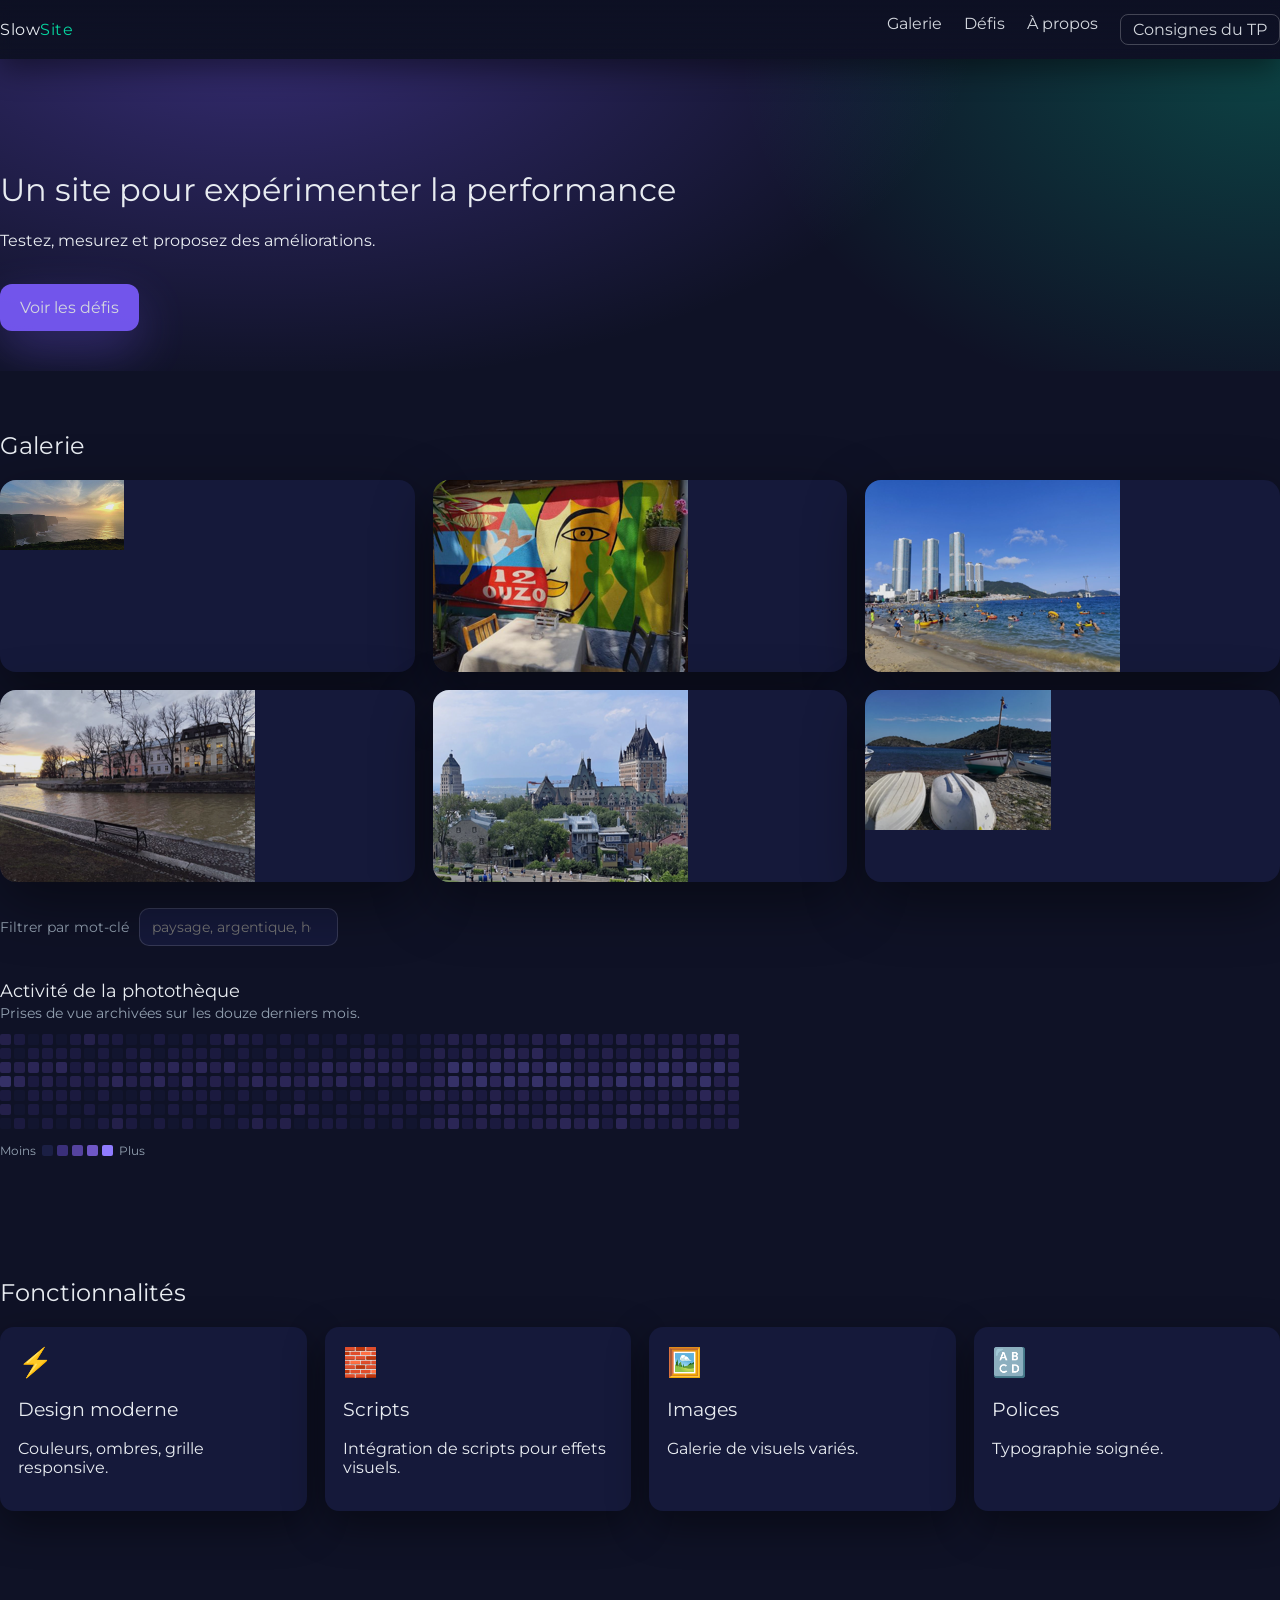
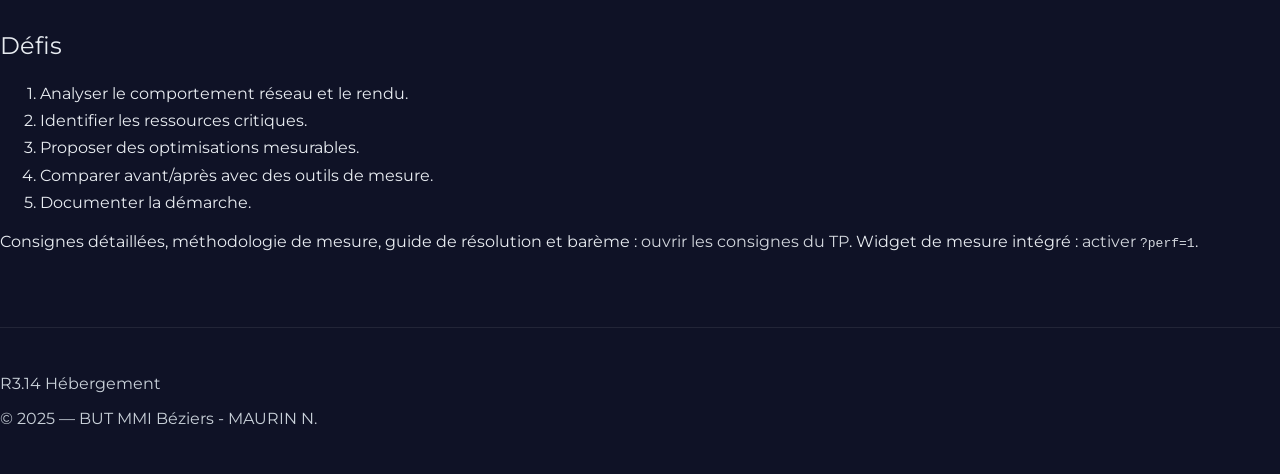
<file: index.html>
<!DOCTYPE html>
<html lang="fr">
  <head>
    <meta charset="utf-8" />
    <meta name="viewport" content="width=device-width, initial-scale=1" />
    <title>Site non optimisé...</title>

    <link rel="icon" type="image/png" href="img/favicon.png" />
    <link rel="preload" as="font" type="font/woff2" href="./fonts/Montserrat-Regular.woff2" crossorigin />
    <link rel="preload" as="image" href="img/img6.webp?v=2" fetchpriority="high"/>

    <link rel="stylesheet" href="css/styles.css" />

    <script src="js/app.js" defer></script>

    <!-- ===== Infrastructure du TP : hors exercice =====================
         Le bouton « Consignes » et sa fenêtre ne font pas partie du site à
         optimiser. Inutile de les analyser, les optimiser ou les supprimer.
         Volontairement en ligne : aucune requête supplémentaire, et rien ne
         casse quand vous réécrivez css/styles.css ou js/app.js.
         ================================================================ -->
    <style>
      .tp-link{border:1px solid rgba(255,255,255,.25);border-radius:8px;padding:5px 12px}
      .tp-link:hover{background:rgba(255,255,255,.08)}
      /* Cette entrée de menu supplémentaire fait déborder la barre sur petit
         écran : on autorise le retour à la ligne. */
      @media (max-width:100%){
        .menu{flex-wrap:wrap;justify-content:flex-end;gap:8px 14px}
      }
      #tp-modal{width:min(1000px,94vw);height:min(86vh,900px);padding:0;border:0;
        border-radius:14px;background:#0f1226;color:#E8ECF1;overflow:hidden}
      #tp-modal::backdrop{background:rgba(4,6,18,.72)}
      .tp-modal-bar{display:flex;align-items:center;justify-content:space-between;
        gap:12px;padding:10px 14px;border-bottom:1px solid rgba(255,255,255,.12);}
      .tp-modal-bar button{background:transparent;color:#E8ECF1;cursor:pointer;
        border:1px solid rgba(255,255,255,.25);border-radius:8px;padding:5px 11px;font:inherit}
      .tp-modal-bar button:hover{background:rgba(255,255,255,.1)}
      #tp-modal iframe{display:block;width:100%;height:calc(100% - 45px);border:0}
    </style>
  </head>
  <body>
    <div class="topbar">
      <div class="container nav">
        <div class="logo">Slow<span>Site</span></div>
        <div class="menu">
          <a href="#galerie">Galerie</a>
          <a href="#defis">Défis</a>
          <a href="#apropos">À propos</a>
          <a class="tp-link js-consignes" href="consignes.html">Consignes du TP</a>
        </div>
      </div>
    </div>

    <div class="hero">
      <div class="container hero-inner">
        <div class="hero-text">
          <h1>Un site pour expérimenter la performance</h1>
          <p>Testez, mesurez et proposez des améliorations.</p>
          <a class="cta" href="#defis">Voir les défis</a>
        </div>
      </div>
    </div>

    <div id="galerie" class="section gallery">
      <div class="container">
        <h2>Galerie</h2>
        <div class="grid">
          <div class="card" data-mots="paysage montagne aube brume grand angle">
            <a href="img1.html"><img src="img/img1.webp" alt="Image 1" width="124" height="70" /></a>
          </div>
          <div class="card" data-mots="architecture ville façade contraste élevé">
            <a href="img2.html"><img src="img/img2.webp" alt="Image 2" width="255" height="192" /></a>
          </div>
          <div class="card" data-mots="portrait studio clair-obscur noir profond">
            <a href="img3.html"><img src="img/img3.webp" alt="Image 3" width="255" height="192" /></a>
          </div>
          <div class="card" data-mots="littoral falaise heure dorée pose longue">
            <a href="img4.html"><img src="img/img4.webp" alt="Image 4" width="255" height="192" /></a>
          </div>
          <div class="card" data-mots="photo de rue ruelle silhouette monochrome">
            <a href="img5.html"><img src="img/img5.webp" alt="Image 5" width="255" height="192" /></a>
          </div>
          <div class="card" data-mots="forêt sentier lumière rasante macro">
            <a href="img6.html"><img src="img/img6.webp" alt="Image 6" width="186" height="140" /></a>
          </div>
        </div>
        <div class="gallery-filter">
          <label for="q">Filtrer par mot-clé</label>
          <input id="q" type="search" list="motscles" autocomplete="off"
                 placeholder="paysage, argentique, heure dorée…" />
          <datalist id="motscles"></datalist>
          <p id="filter-info" class="filter-info"></p>
        </div>

        <div class="activity">
          <h3 class="activity-title">Activité de la photothèque</h3>
          <p class="activity-sub">Prises de vue archivées sur les douze derniers mois.</p>
          <div class="activity-scroll">
            <div id="calendrier" class="calendar"></div>
          </div>
          <p class="activity-legend">
            <span>Moins</span>
            <i class="lvl lvl-0"></i><i class="lvl lvl-1"></i><i class="lvl lvl-2"></i><i class="lvl lvl-3"></i><i class="lvl lvl-4"></i>
            <span>Plus</span>
          </p>
        </div>
      </div>
    </div>

    <div id="apropos" class="section features">
      <div class="container">
        <h2>Fonctionnalités</h2>
        <div class="features-grid">
          <div class="feature">
            <div class="icon">⚡</div>
            <h3>Design moderne</h3>
            <p>Couleurs, ombres, grille responsive.</p>
          </div>
          <div class="feature">
            <div class="icon">🧱</div>
            <h3>Scripts</h3>
            <p>Intégration de scripts pour effets visuels.</p>
          </div>
          <div class="feature">
            <div class="icon">🖼️</div>
            <h3>Images</h3>
            <p>Galerie de visuels variés.</p>
          </div>
          <div class="feature">
            <div class="icon">🔠</div>
            <h3>Polices</h3>
            <p>Typographie soignée.</p>
          </div>
        </div>
      </div>
    </div>

    <div id="defis" class="section challenges">
      <div class="container">
        <h2>Défis</h2>
        <ol>
          <li>Analyser le comportement réseau et le rendu.</li>
          <li>Identifier les ressources critiques.</li>
          <li>Proposer des optimisations mesurables.</li>
          <li>Comparer avant/après avec des outils de mesure.</li>
          <li>Documenter la démarche.</li>
        </ol>
        <p>
          Consignes détaillées, méthodologie de mesure, guide de résolution et
          barème : <a class="js-consignes" href="consignes.html">ouvrir les
          consignes du TP</a>. Widget de mesure intégré :
          <a href="?perf=1">activer <code>?perf=1</code></a>.
        </p>
      </div>
    </div>

    <div class="footer">
      <div class="container">
        <p>R3.14 Hébergement</p>
        <p>© 2025 — BUT MMI Béziers - MAURIN N.</p>
      </div>
    </div>

    <!-- ===== Infrastructure du TP : hors exercice ===================== -->
    <dialog id="tp-modal" aria-labelledby="tp-modal-titre">
      <div class="tp-modal-bar">
        <span id="tp-modal-titre">Consignes du TP</span>
        <span>
          <a class="tp-link" href="consignes.html" target="_blank" rel="noopener">Ouvrir dans un onglet</a>
          <button type="button" data-tp-close>Fermer</button>
        </span>
      </div>
      <iframe title="Consignes du TP" data-src="consignes.html"></iframe>
    </dialog>

    <script>
      /* Ouvre les consignes en fenêtre modale. Sans JavaScript, ou si
         <dialog> n'est pas supporté, les liens naviguent normalement vers
         consignes.html : le contenu reste accessible dans tous les cas.
         L'iframe n'est chargée qu'à la première ouverture, pour ne rien
         ajouter au chargement de la page mesurée. */
      (function () {
        var modal = document.getElementById('tp-modal');
        var liens = document.querySelectorAll('.js-consignes');
        if (!modal || !liens.length || typeof modal.showModal !== 'function') return;

        var frame = modal.querySelector('iframe');
        for (var i = 0; i < liens.length; i++) {
          liens[i].addEventListener('click', function (e) {
            e.preventDefault();
            if (!frame.getAttribute('src')) {
              frame.setAttribute('src', frame.dataset.src);
            }
            modal.showModal();
          });
        }
        modal.querySelector('[data-tp-close]').addEventListener('click', function () {
          modal.close();
        });
        // Échap ne remonte pas d'une iframe vers le <dialog> parent : on
        // écoute donc aussi dans le document embarqué (même origine).
        frame.addEventListener('load', function () {
          try {
            frame.contentDocument.addEventListener('keydown', function (e) {
              if (e.key === 'Escape') modal.close();
            });
          } catch (err) { /* origine différente : la touche Échap n'agira pas */ }
        });
        // Clic sur le fond sombre : la cible est alors le <dialog> lui-même.
        modal.addEventListener('click', function (e) {
          if (e.target === modal) modal.close();
        });
      })();
      /* ================================================================ */

      if (new URLSearchParams(location.search).has('perf')) {
        var s = document.createElement('script');
        s.src = 'js/metrics.js';
        s.defer = true;
        document.head.appendChild(s);
      }
    </script>
  </body>
</html>
</file>
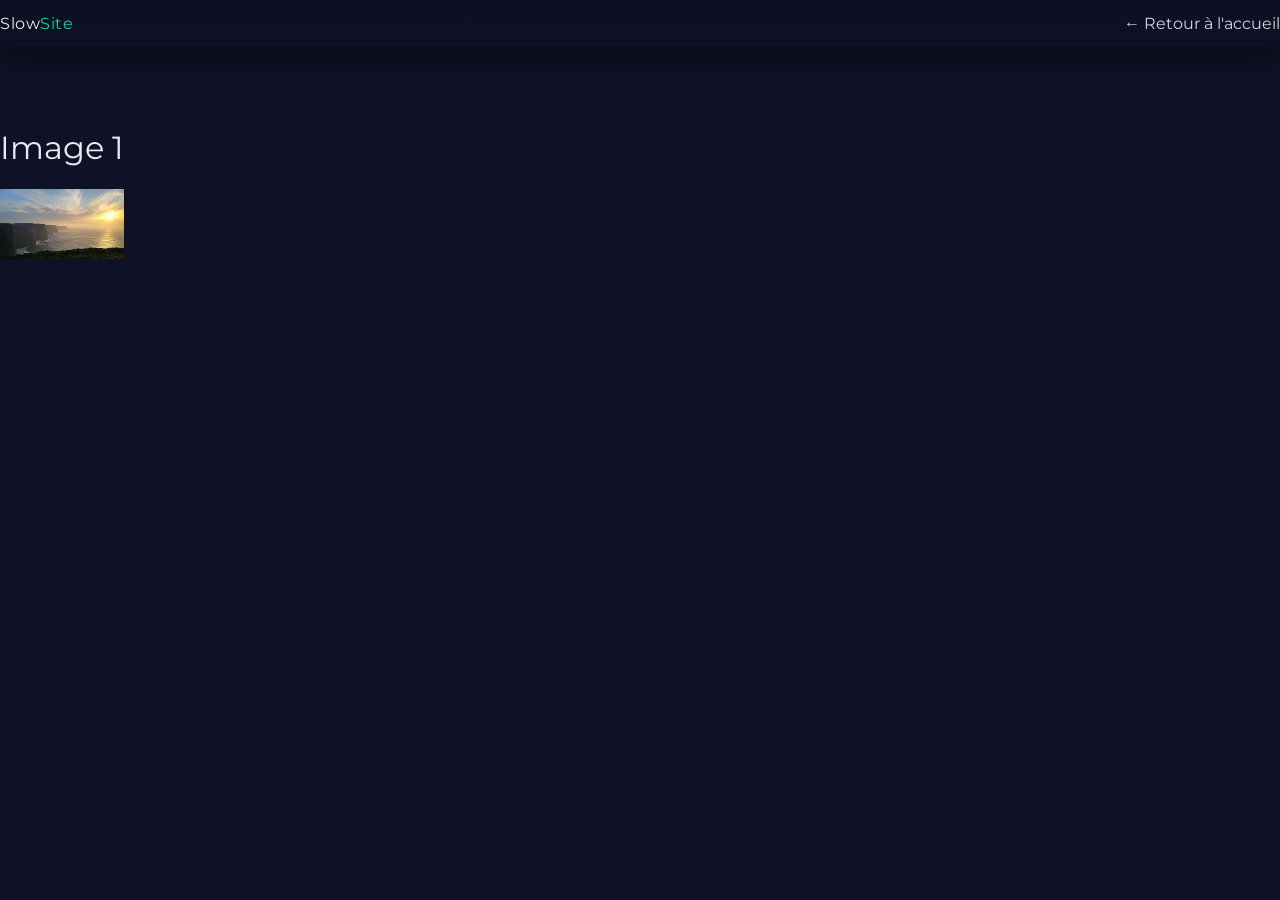
<file: img1.html>
<!DOCTYPE html>
<html lang="fr">
<head>
  <meta charset="utf-8" />
  <meta name="viewport" content="width=device-width, initial-scale=1" />
  <title>Image 1</title>
  <link rel="icon" type="image/png" href="img/favicon.png">
  <link rel="stylesheet" href="css/styles.css">
</head>
<body>
  <div class="topbar"><div class="container nav"><div class="logo">Slow<span>Site</span></div><div class="menu"><a href="index.html">← Retour à l'accueil</a></div></div></div>
  <div class="section image-page"><div class="container">
    <h1>Image 1</h1>
    <div class="image-wrapper"><img src="img/img1.webp" alt="Image 1" width="124" height="70" fetchpriority="high"></div>
  </div></div>
  <script>
    if (new URLSearchParams(location.search).has('perf')) {
      var s = document.createElement('script');
      s.src = 'js/metrics.js'; s.defer = true; document.head.appendChild(s);
    }
  </script>
</body>
</html>
</file>
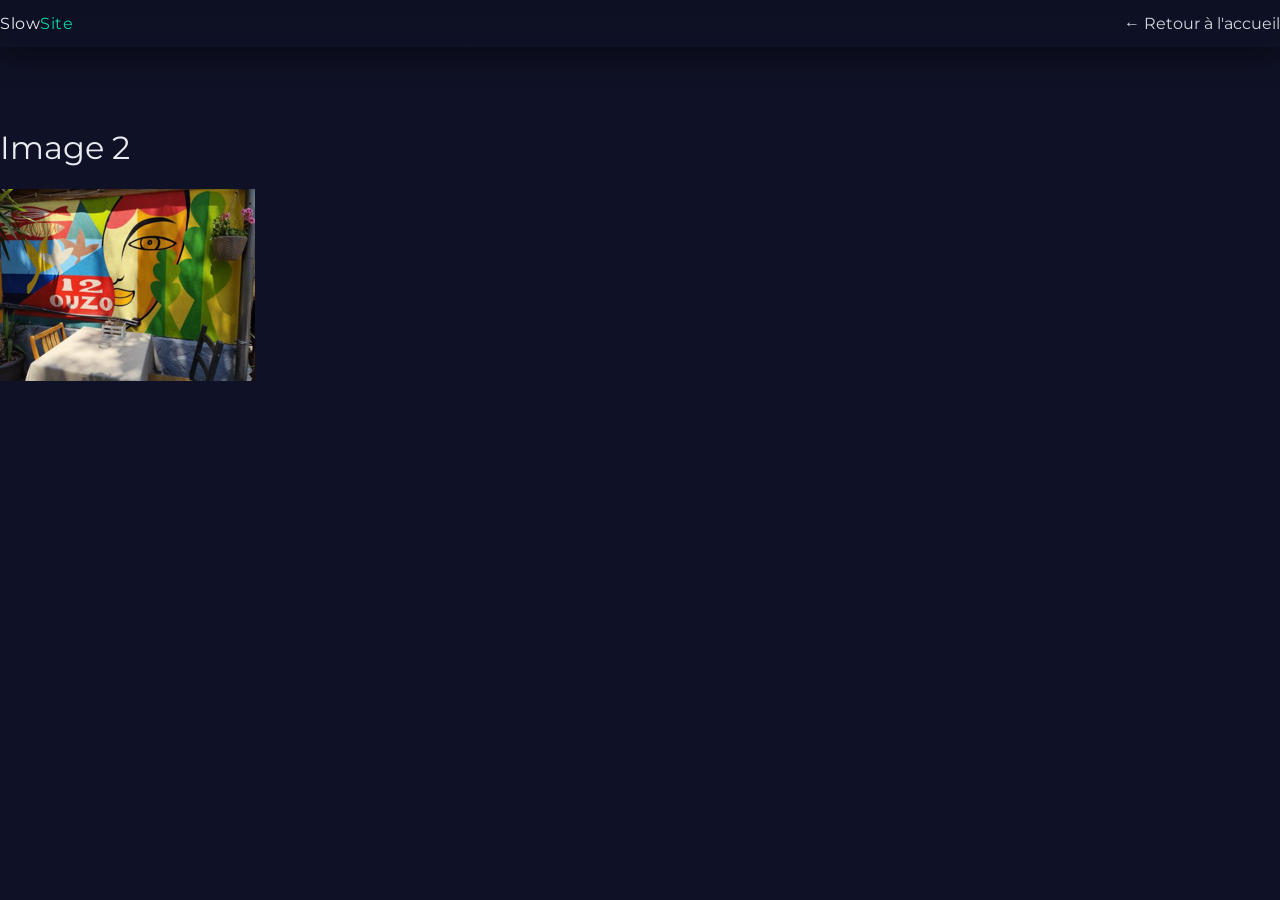
<file: img2.html>
<!DOCTYPE html>
<html lang="fr">
<head>
  <meta charset="utf-8" />
  <meta name="viewport" content="width=device-width, initial-scale=1" />
  <title>Image 2</title>
  <link rel="icon" type="image/png" href="img/favicon.png">
  <link rel="stylesheet" href="css/styles.css">
</head>
<body>
  <div class="topbar"><div class="container nav"><div class="logo">Slow<span>Site</span></div><div class="menu"><a href="index.html">← Retour à l'accueil</a></div></div></div>
  <div class="section image-page"><div class="container">
    <h1>Image 2</h1>
    <div class="image-wrapper"><img src="img/img2.webp" alt="Image 2" width="255" height="192" fetchpriority="high"></div>
  </div></div>
  <script>
    if (new URLSearchParams(location.search).has('perf')) {
      var s = document.createElement('script');
      s.src = 'js/metrics.js'; s.defer = true; document.head.appendChild(s);
    }
  </script>
</body>
</html>
</file>
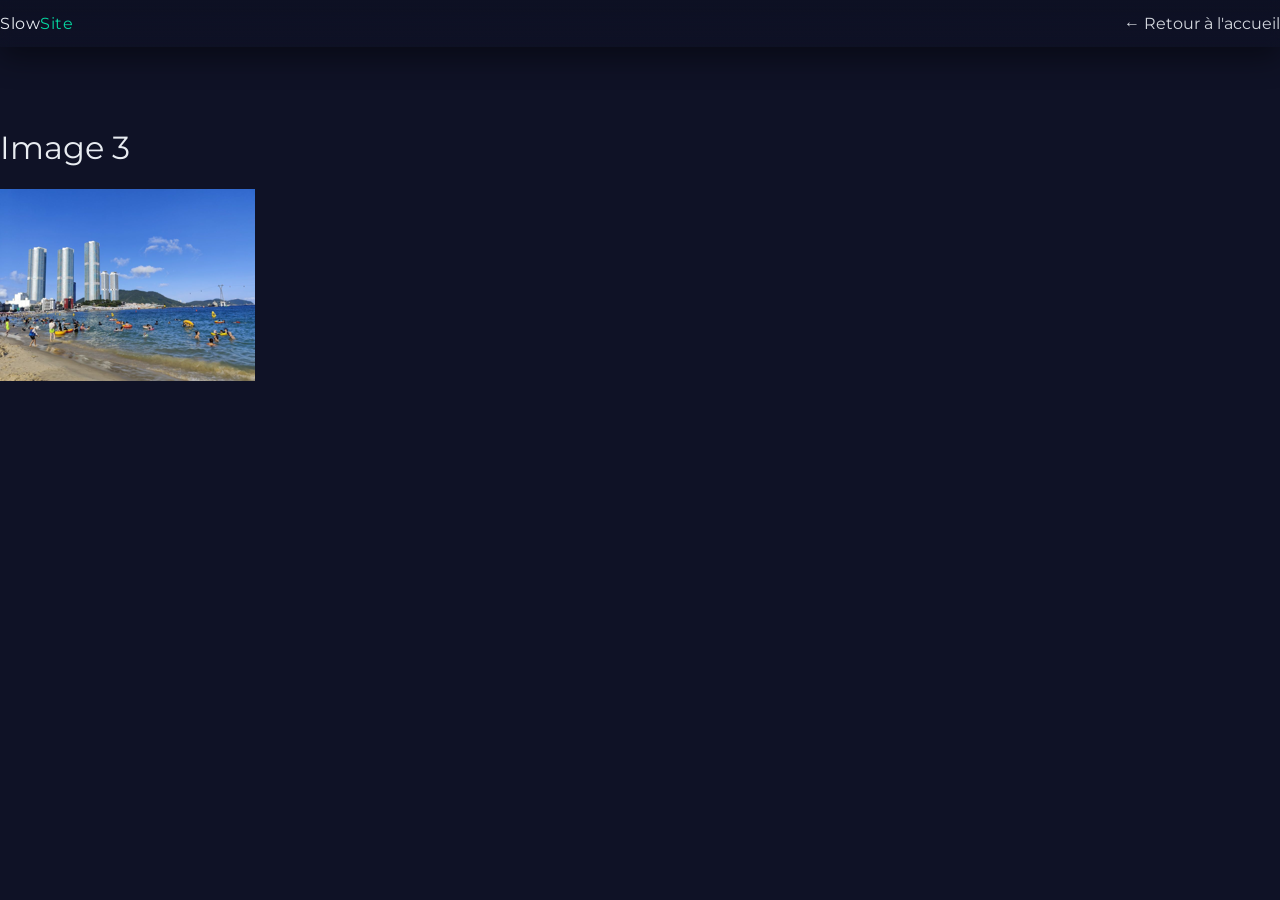
<file: img3.html>
<!DOCTYPE html>
<html lang="fr">
<head>
  <meta charset="utf-8" />
  <meta name="viewport" content="width=device-width, initial-scale=1" />
  <title>Image 3</title>
  <link rel="icon" type="image/png" href="img/favicon.png">
  <link rel="stylesheet" href="css/styles.css">
</head>
<body>
  <div class="topbar"><div class="container nav"><div class="logo">Slow<span>Site</span></div><div class="menu"><a href="index.html">← Retour à l'accueil</a></div></div></div>
  <div class="section image-page"><div class="container">
    <h1>Image 3</h1>
    <div class="image-wrapper"><img src="img/img3.webp" alt="Image 3" widthd="255" height="192" fetchpriority="high"></div>
  </div></div>
  <script>
    if (new URLSearchParams(location.search).has('perf')) {
      var s = document.createElement('script');
      s.src = 'js/metrics.js'; s.defer = true; document.head.appendChild(s);
    }
  </script>
</body>
</html>
</file>
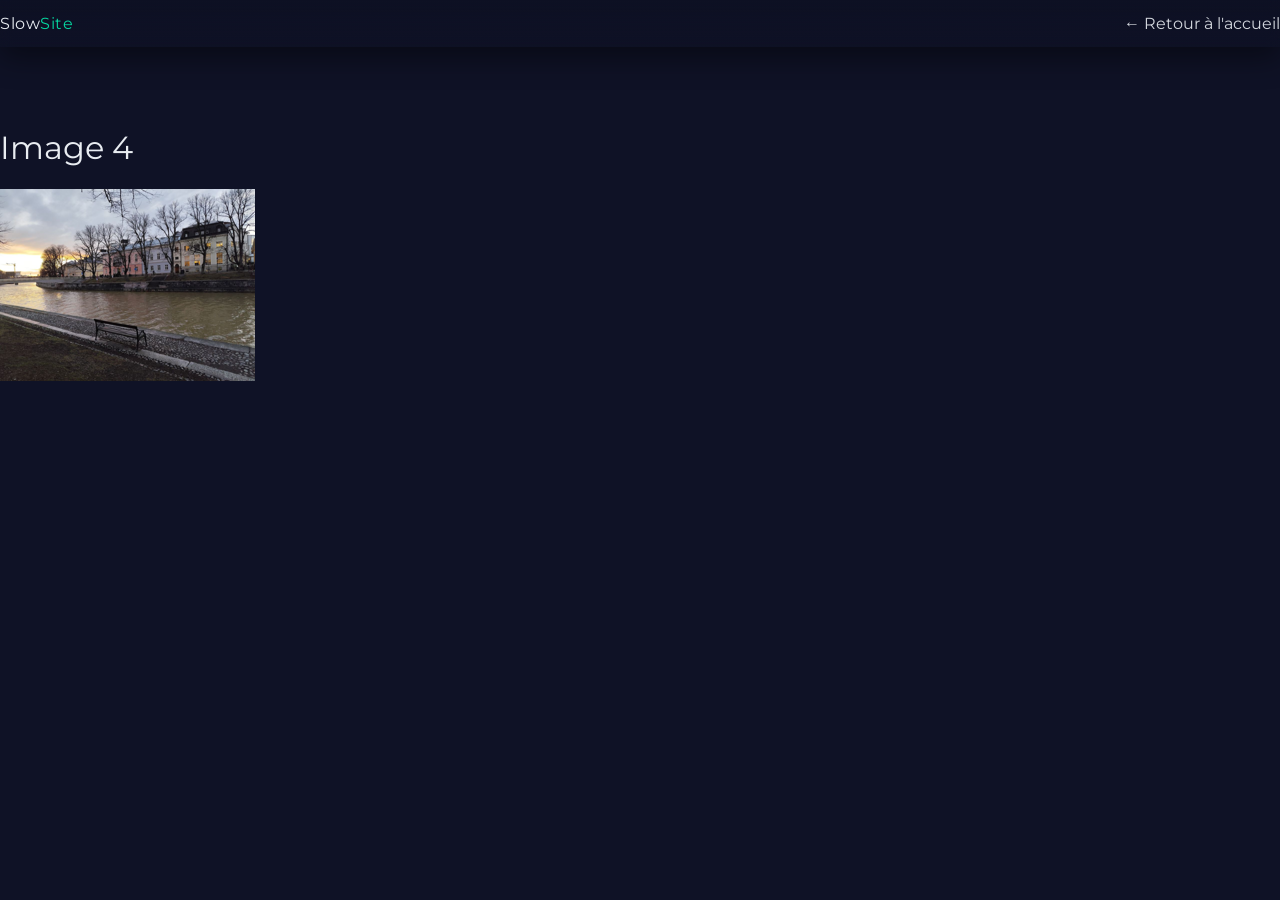
<file: img4.html>
<!DOCTYPE html>
<html lang="fr">
<head>
  <meta charset="utf-8" />
  <meta name="viewport" content="width=device-width, initial-scale=1" />
  <title>Image 4</title>
  <link rel="icon" type="image/png" href="img/favicon.png">
  <link rel="stylesheet" href="css/styles.css">
</head>
<body>
  <div class="topbar"><div class="container nav"><div class="logo">Slow<span>Site</span></div><div class="menu"><a href="index.html">← Retour à l'accueil</a></div></div></div>
  <div class="section image-page"><div class="container">
    <h1>Image 4</h1>
    <div class="image-wrapper"><img src="img/img4.webp" alt="Image 4" width="255" height="192"  fetchpriority="high"></div>
  </div></div>
  <script>
    if (new URLSearchParams(location.search).has('perf')) {
      var s = document.createElement('script');
      s.src = 'js/metrics.js'; s.defer = true; document.head.appendChild(s);
    }
  </script>
</body>
</html>
</file>
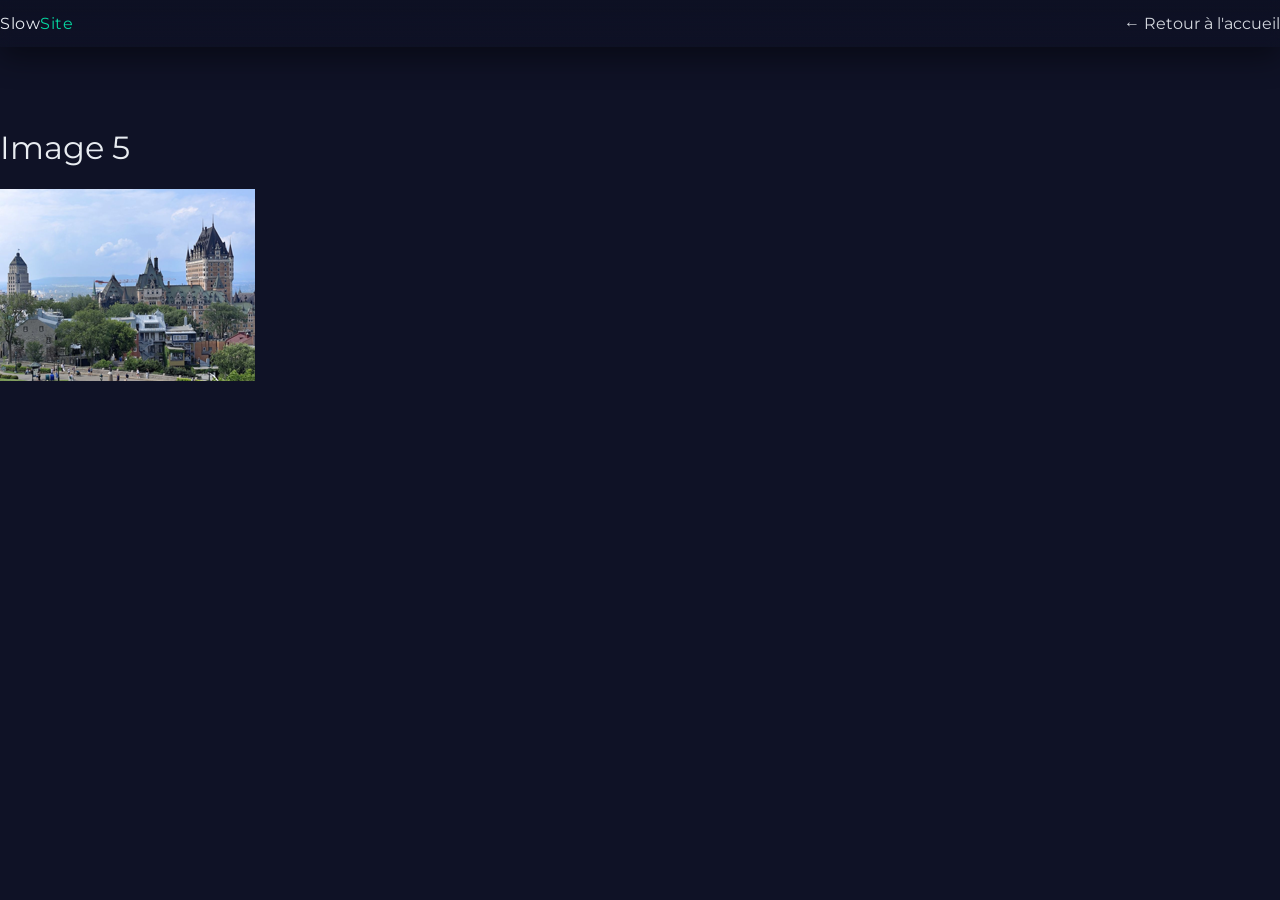
<file: img5.html>
<!DOCTYPE html>
<html lang="fr">
<head>
  <meta charset="utf-8" />
  <meta name="viewport" content="width=device-width, initial-scale=1" />
  <title>Image 5</title>
  <link rel="icon" type="image/png" href="img/favicon.png">
  <link rel="stylesheet" href="css/styles.css">
</head>
<body>
  <div class="topbar"><div class="container nav"><div class="logo">Slow<span>Site</span></div><div class="menu"><a href="index.html">← Retour à l'accueil</a></div></div></div>
  <div class="section image-page"><div class="container">
    <h1>Image 5</h1>
    <div class="image-wrapper"><img src="img/img5.webp" alt="Image 5" width="255" height="192"  fetchpriority="high"></div>
  </div></div>
  <script>
    if (new URLSearchParams(location.search).has('perf')) {
      var s = document.createElement('script');
      s.src = 'js/metrics.js'; s.defer = true; document.head.appendChild(s);
    }
  </script>
</body>
</html>
</file>
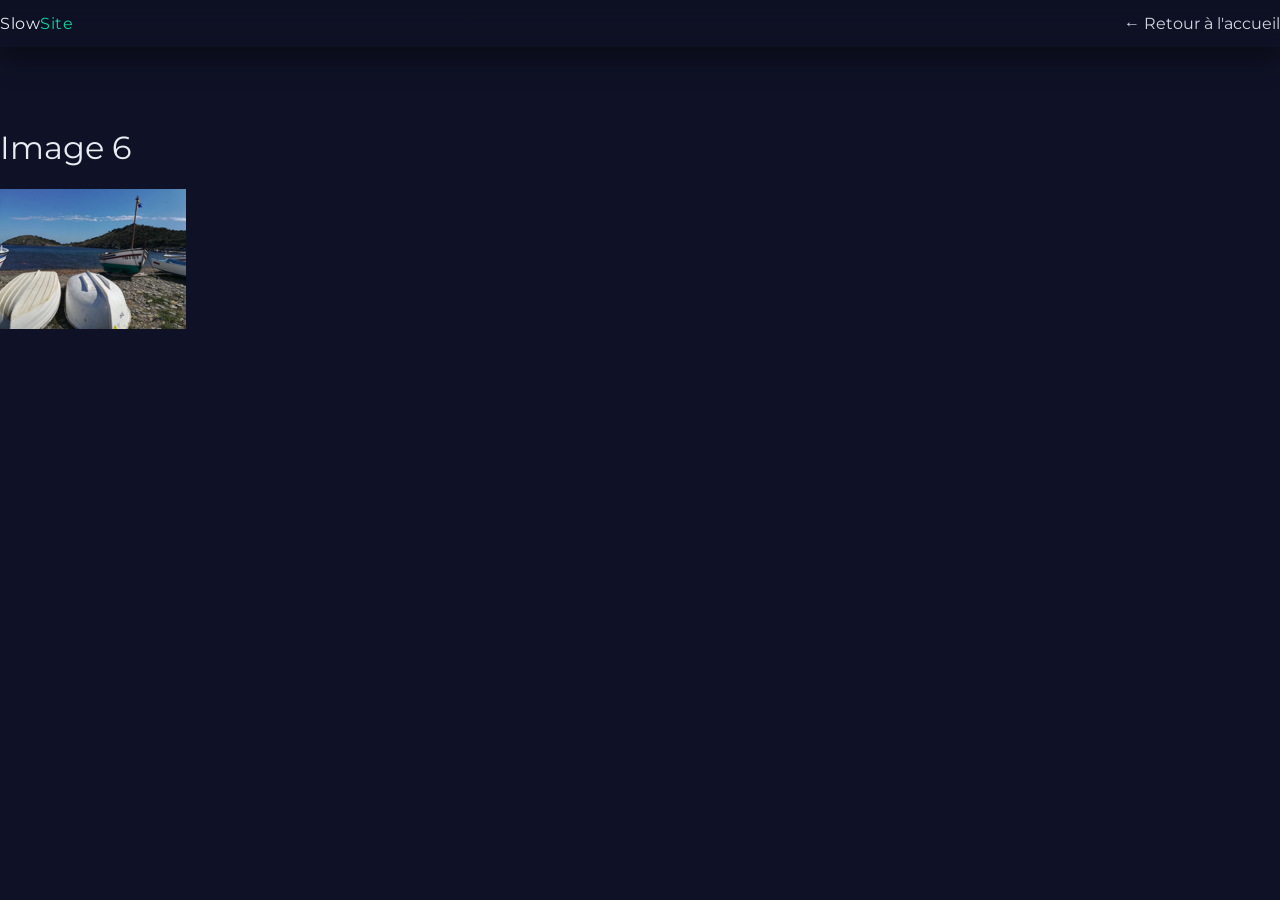
<file: img6.html>
<!DOCTYPE html>
<html lang="fr">
<head>
  <meta charset="utf-8" />
  <meta name="viewport" content="width=device-width, initial-scale=1" />
  <title>Image 6</title>
  <link rel="icon" type="image/png" href="img/favicon.png">
  <link rel="stylesheet" href="css/styles.css">
</head>
<body>
  <div class="topbar"><div class="container nav"><div class="logo">Slow<span>Site</span></div><div class="menu"><a href="index.html">← Retour à l'accueil</a></div></div></div>
  <div class="section image-page"><div class="container">
    <h1>Image 6</h1>
    <div class="image-wrapper"><img src="img/img6.webp" alt="Image 6" width="186" height="140"  fetchpriority="high"></div>
  </div></div>
  <script>
    if (new URLSearchParams(location.search).has('perf')) {
      var s = document.createElement('script');
      s.src = 'js/metrics.js'; s.defer = true; document.head.appendChild(s);
    }
  </script>
</body>
</html>
</file>
<file: css/styles.css>
@font-face {
  font-family: 'Montserrat';
  font-style: normal;
  font-weight: 100 900;
  font-display: swap;
  src: url('../fonts/Montserrat-Regular.woff2') format('woff2');
}

:root {
  --bg: #0f1226;
  --fg: #E8ECF1;
  --muted: #93A1B1;
  --primary: #7C5CFF;
  --accent: #06D6A0;
  --card: #15193A;
  --shadow: rgba(0,0,0,0.45);
  /* Teintes du calendrier */
  --lvl0: #1b1f44;
  --lvl1: #3a2f7a;
  --lvl2: #55439f;
  --lvl3: #6f57c6;
  --lvl4: #8f7bff;
}

* { box-sizing: border-box; }

html, body {
  margin: 0;
  padding: 0;
  background: var(--bg);
  color: var(--fg);
  font-family: 'Montserrat', sans-serif;
  font-weight: 400;
}

.container { max-width: 100%; height: auto; margin: 0 auto; }

a { color: var(--fg); text-decoration: none; opacity: .9; }
a:hover { opacity: 1; }

.topbar {
  position: sticky;
  top: 0;
  backdrop-filter: blur(6px);
  background: linear-gradient(180deg, rgba(13,16,35,.8), rgba(13,16,35,.2));
  z-index: 10;
  box-shadow: 0 10px 30px var(--shadow);
}

.nav { display: flex; align-items: center; justify-content: space-between; padding: 14px 0; }
.logo { font-weight: 700; letter-spacing: .5px; }
.logo span { color: var(--accent); }
.menu { display: flex; gap: 22px; }

.image-wrapper img { display: block; max-width: 100%; height: auto; }

/*Balise hero mixée avec le style de theme-legacy.css*/
.hero {
  position: relative;
  overflow: hidden;
  padding: 90px 0 40px;
  background: radial-gradient(1200px 600px at 20% -10%, rgba(124,92,255,.35), transparent 60%),
              radial-gradient(900px 600px at 100% 0%, rgba(6,214,160,.25), transparent 60%);
}

.hero-inner {
  position: relative;
  z-index: 1;
  display: grid;
  grid-template-columns: 1fr;
  gap: 28px;
}
.highlight { color: var(--accent); }

.cta {
  display: inline-block;
  margin-top: 18px;
  background: var(--primary);
  padding: 14px 20px;
  border-radius: 12px;
  box-shadow: 0 20px 50px rgba(124,92,255,.35);
  transition: transform .2s ease, box-shadow .2s ease;
}
.cta:hover { transform: translateY(-2px); box-shadow: 0 28px 60px rgba(124,92,255,.45); }

.section { padding: 60px 0; }
.section h2 { margin: 0 0 20px; }

.gallery .grid { display: grid; grid-template-columns: repeat(3, 1fr); gap: 18px; }

.card {
  background: var(--card);
  border-radius: 16px;
  overflow: hidden;
  box-shadow: 0 20px 60px var(--shadow);
  transform: translateY(24px);
  transition: transform .35s ease;
}
.card.visible { transform: translateY(0); }
.card img { display: block; max-width: 100%; height: auto; }




.features-grid { display: grid; grid-template-columns: repeat(4, 1fr); gap: 18px; }
.feature { background: var(--card); padding: 18px; border-radius: 14px; box-shadow: 0 14px 40px var(--shadow); }
.feature .icon { font-size: 28px; }

.features, .challenges, .footer { content-visibility: auto; contain-intrinsic-size: auto 420px; }
.challenges ol { line-height: 1.7; }
.footer { padding: 30px 0; border-top: 1px solid rgba(255,255,255,.08); color: #c9d1d9; }

@media (max-width:900px) {
  .features-grid { grid-template-columns: repeat(2, 1fr); }
  .gallery .grid { grid-template-columns: repeat(2, 1fr); }
}
@media (max-width:560px) {
  .features-grid { grid-template-columns: 1fr; }
  .gallery .grid { grid-template-columns: 1fr; }
}

/* --- Filtrage de la galerie --- */
.gallery-filter { display: flex; align-items: center; flex-wrap: wrap; gap: 10px; margin-top: 26px; }
.gallery-filter label { color: var(--muted); font-size: 14px; }
.gallery-filter input {
  background: var(--card);
  color: var(--fg);
  border: 1px solid rgba(255,255,255,.14);
  border-radius: 10px;
  padding: 9px 12px;
  max-width: 100%;
  height: auto;
  font: inherit;
  font-size: 14px;
}
.gallery-filter input:focus { outline: 2px solid var(--primary); outline-offset: 1px; }
.filter-info { margin: 0; color: var(--muted); font-size: 13px; }

/* --- Calendrier d'activité --- */
.activity { margin-top: 34px; }
.activity-title { margin: 0 0 2px; font-size: 18px; }
.activity-sub { margin: 0 0 12px; color: var(--muted); font-size: 14px; }
.activity-scroll { overflow-x: auto; padding-bottom: 4px; }
.calendar {
  display: grid;
  grid-auto-flow: column;
  grid-template-rows: repeat(7, 11px);
  grid-auto-columns: 11px;
  gap: 3px;
  width: max-content;
}
.cal-day { border-radius: 2px; background: var(--lvl0); transition: opacity .25s linear; }

.cal-day[data-n="1"] { background: var(--lvl1); }
.cal-day[data-n="2"] { background: var(--lvl2); }
.cal-day[data-n="3"] { background: var(--lvl3); }
.cal-day[data-n="4"] { background: var(--lvl4); }

.activity-legend { display: flex; align-items: center; gap: 4px; margin: 10px 0 0; color: var(--muted); font-size: 12px; }
.activity-legend .lvl { width: 11px; height: 11px; border-radius: 2px; display: inline-block; }
.activity-legend .lvl-0 { background: var(--lvl0); }
.activity-legend .lvl-1 { background: var(--lvl1); }
.activity-legend .lvl-2 { background: var(--lvl2); }
.activity-legend .lvl-3 { background: var(--lvl3); }
.activity-legend .lvl-4 { background: var(--lvl4); }
.activity-legend span:first-child { margin-right: 2px; }
.activity-legend span:last-child { margin-left: 2px; }
</file>
